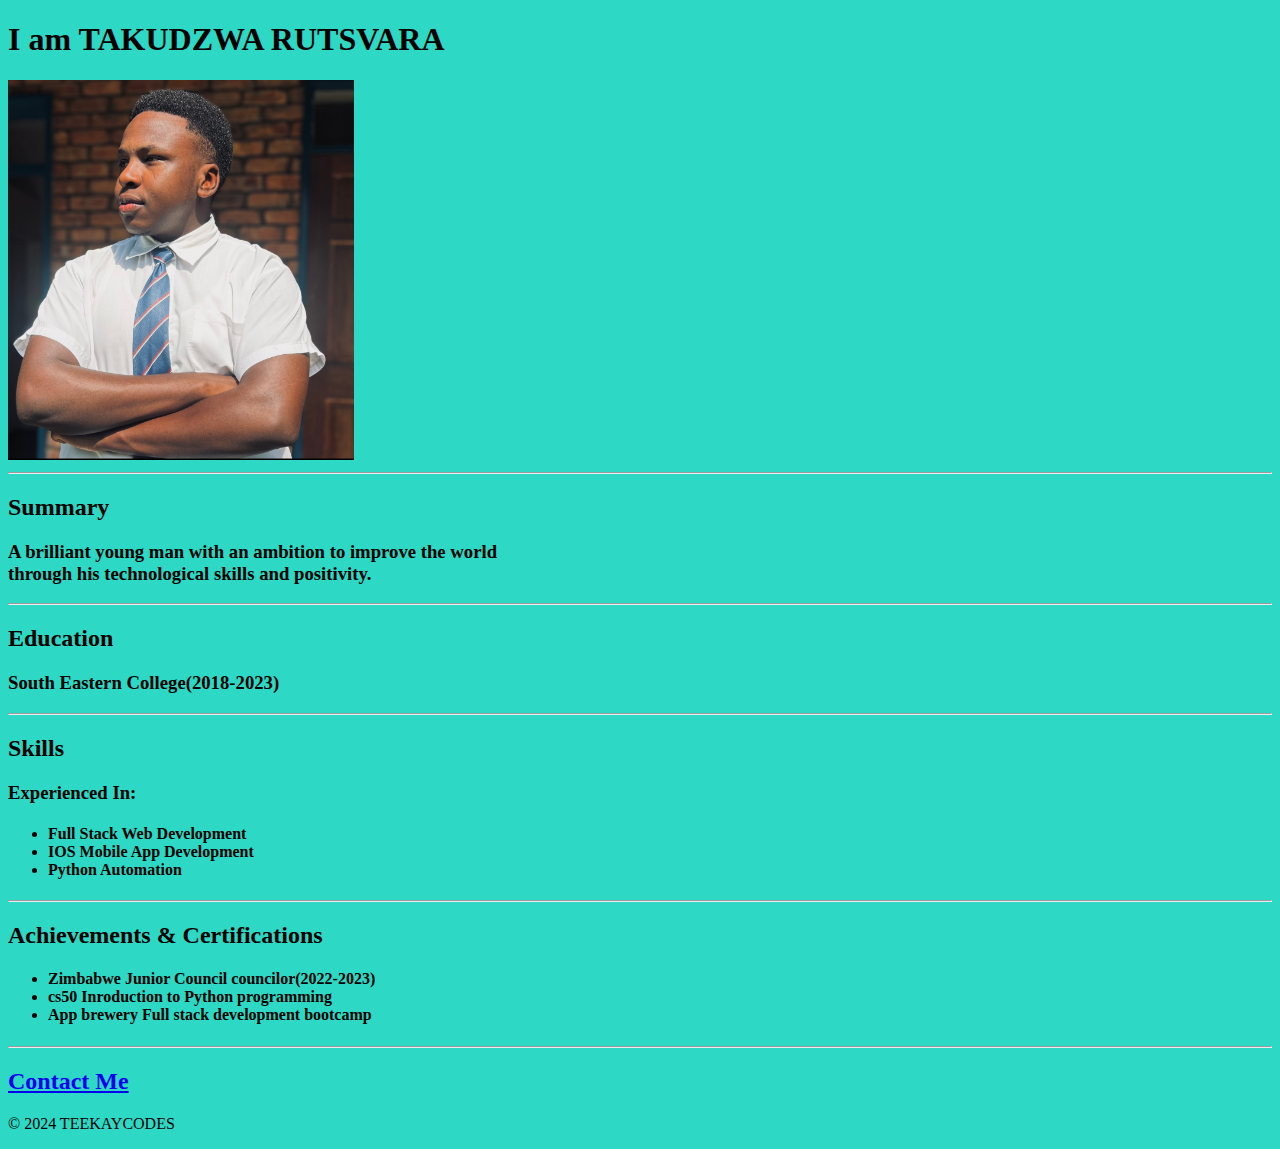
<file: 0.1 Capstone Project 1/index.html>
<!DOCTYPE html>
<html lang="en" style="background-color: rgb(45, 216, 196);">
<head>
    <meta charset="UTF-8">
    <title>My Resume</title>
</head>
<body>
    <h1>I am TAKUDZWA RUTSVARA</h1>
    <img src="./portfolio-pic.jpg" height="380" /> 
    <br />
    <hr />
    <p>
        <h2>Summary</h2>
        <h3>A brilliant young man with an ambition to improve the world<br /> through his technological skills and positivity.</h3>
    </p>
    <hr />
    <p>
        <h2>Education</h2>
        <h3>South Eastern College(2018-2023)</h3>
    </p>
    <hr />
    <p>
        <h2>Skills</h2>
        <h3>Experienced In:</h3>
        <h4>
            <ul>
                <li>Full Stack Web Development</li>
                <li>IOS Mobile App Development</li>
                <li>Python Automation</li>
            </ul>
        </h4>
    </p>
    <hr />
    <p>
        <h2>Achievements & Certifications</h2>
        <h4>
            <ul>
                <li>Zimbabwe Junior Council councilor(2022-2023)</li>
                <li>cs50 Inroduction to Python programming</li>
                <li>App brewery Full stack development bootcamp</li>
            </ul>
        </h4>
    </p>
    <hr />
    <h2>
    <a href="./contact-me.html">Contact Me</a>
    </h2>
    <footer>
        <p>© 2024 TEEKAYCODES</p>
    </footer>
    

    
    
    

    
</body>
</html>
</file>
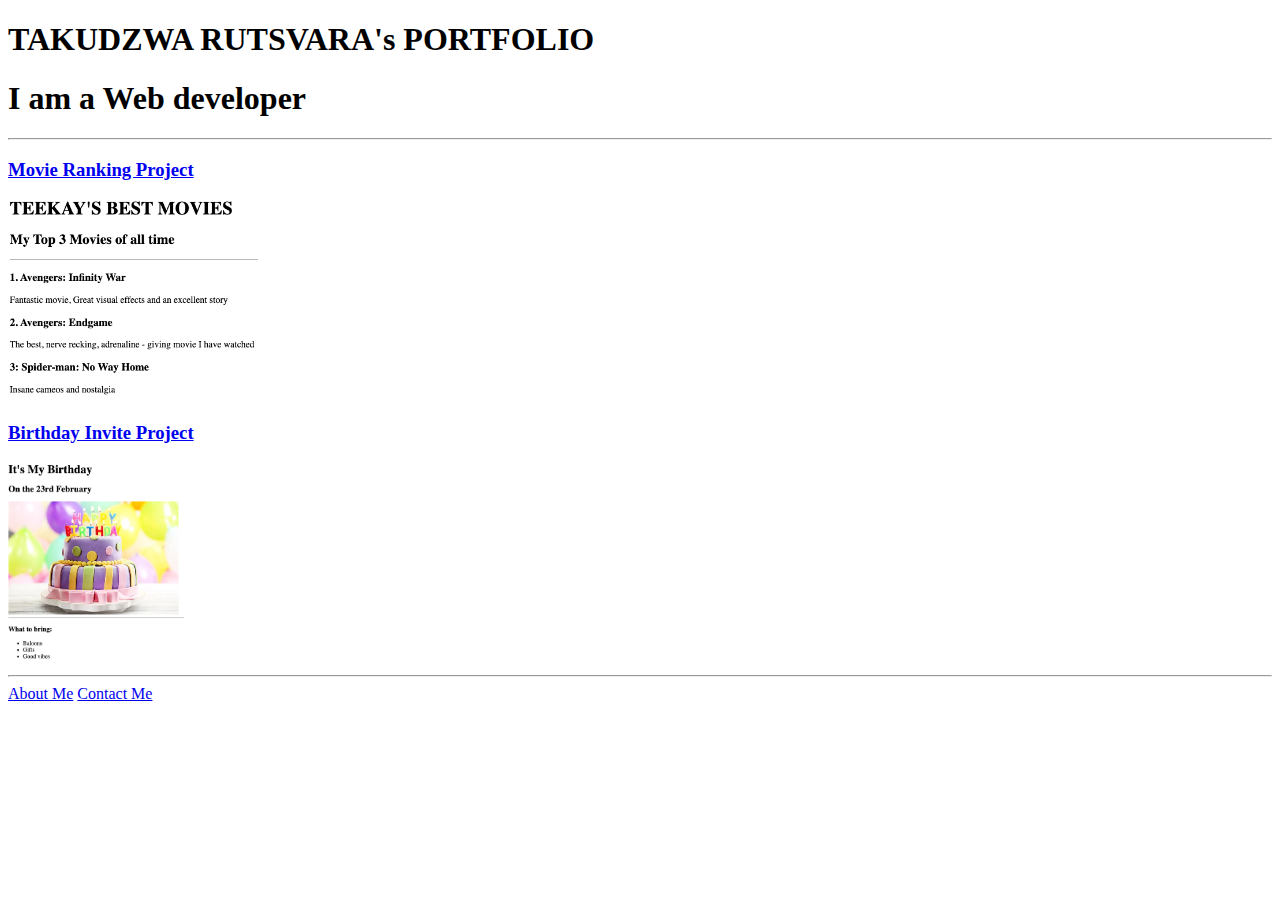
<file: 4.3 HTML Porfolio Project/index.html>
<!-- TODO 1: Create the HTML Boilerplate -->

<!-- TODO 2: Add Your previous projects' HTML into the public folder -->

<!-- TODO 3: Take screenshots of your project previews and add the images to the images folder -->

<!-- TODO 4: Add titles/subtitles etc. -->

<!-- TODO 5: Add a link to the project pages -->

<!-- TODO 6: Add images to show the project previews
HINT for TODO 6: You can use the height attribute set to 200 to make the image smaller:
https://developer.mozilla.org/en-US/docs/Web/HTML/Element/img#attr-height -->

<!-- TODO 7: Add the Contact Me and About Me page links -->

<!DOCTYPE html>
<html lang="en">
<head>
    <meta charset="UTF-8">
    <meta name="viewport" content="width=device-width, initial-scale=1.0">
    <title>Takudzwa Portfolio</title>
</head>
<body>
    <h1>TAKUDZWA RUTSVARA's PORTFOLIO</h1>
    <h1>I am a Web developer</h1>
    <hr />
    <h3><a href="./public/movie-ranking.html">Movie Ranking Project</a></h3>
    <img src="./assets/images/movie-ranking.png" height="200" alt="movie ranking project preview"/>
    <h3><a href="./public/birthday-invite.html">Birthday Invite Project</a></h3>
    <img src="./assets/images/birthday-invite.png" height="200" alt="birthday invite project preview"/>
    <hr />
    <a href="./public/about.html">About Me</a>
    <a href="./public/contact.html">Contact Me</a>


</body>





























</html>
</file>
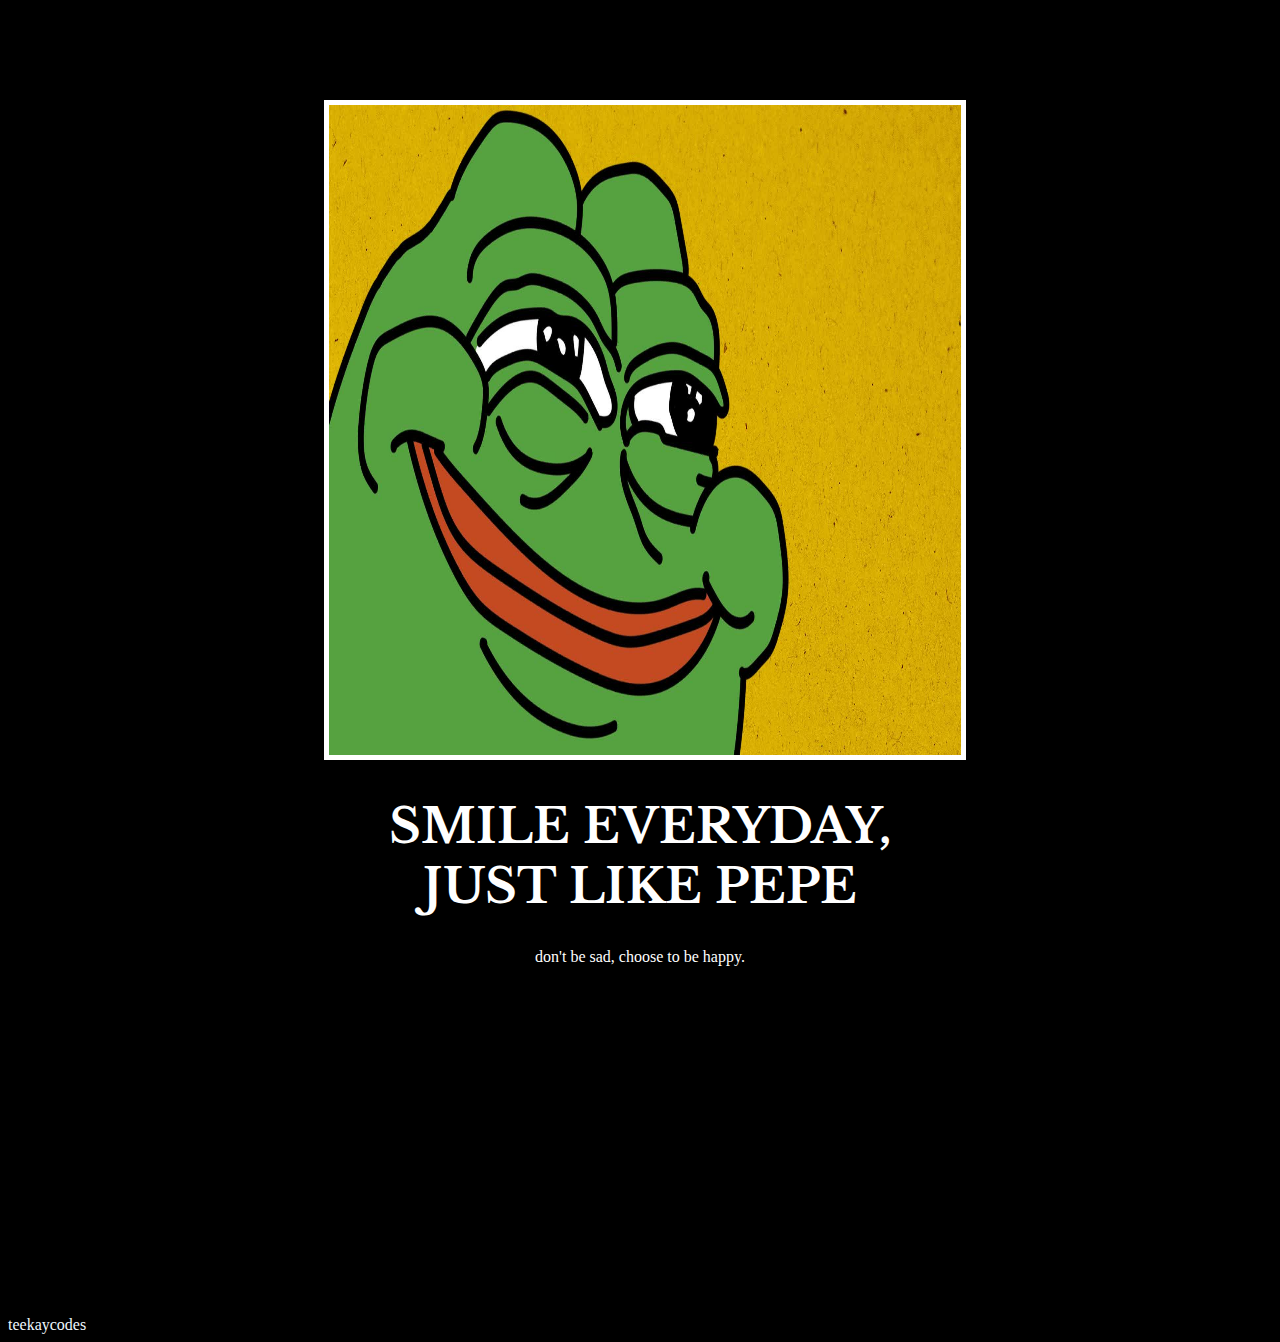
<file: 6.4 Motivation Meme Project/index.html>
<!-- 
  TODO: Create a motivational post website.
Style it how ever you like. 
Look at the goal image for inspiration.
But it must have the following features:
1. The main h1 text should be using the Regular Libre Baskerville Font from Google Fonts:
  https://fonts.google.com/specimen/Libre+Baskerville
2. The text should be white and background black.
3. Add your own image into the images folder inside assets. It should have a 5px white border.
4. The text should be center aligned.
5. Create a div to contain the h1, p and img elements. Adjust the margins so that the image and text are centered on the page. 
  Hint: You horizontally center a div by giving it a width of 50% and a margin-left of 25%.
  Hint: Set the image to have a width of 100% so it fills the div. 
6. Read about the text-transform property on MDN docs to make the h1 uppercase with CSS.
  https://developer.mozilla.org/en-US/docs/Web/CSS/text-transform 
-->
 <!DOCTYPE html>
 <html lang="en">
 <head>
  <meta charset="UTF-8">
  <title>Pepe-smile</title>
  <link rel="stylesheet" href="./style.css" />
  <link rel="preconnect" href="https://fonts.googleapis.com">
  <link rel="preconnect" href="https://fonts.gstatic.com" crossorigin>
  <link href="https://fonts.googleapis.com/css2?family=Libre+Baskerville:ital,wght@0,400;0,700;1,400&display=swap" rel="stylesheet">
 </head>


 <body>
  <div class="ayo">
    <img src="./assets/images/pepe.jpeg" height="650px" />
    <h1>SMILE EVERYDAY, JUST LIKE PEPE</h1>
    <P>don't be sad, choose to be happy.</P>
  </div>

  <footer>
    teekaycodes
  </footer>
  
 </body>
 </html>
</file>
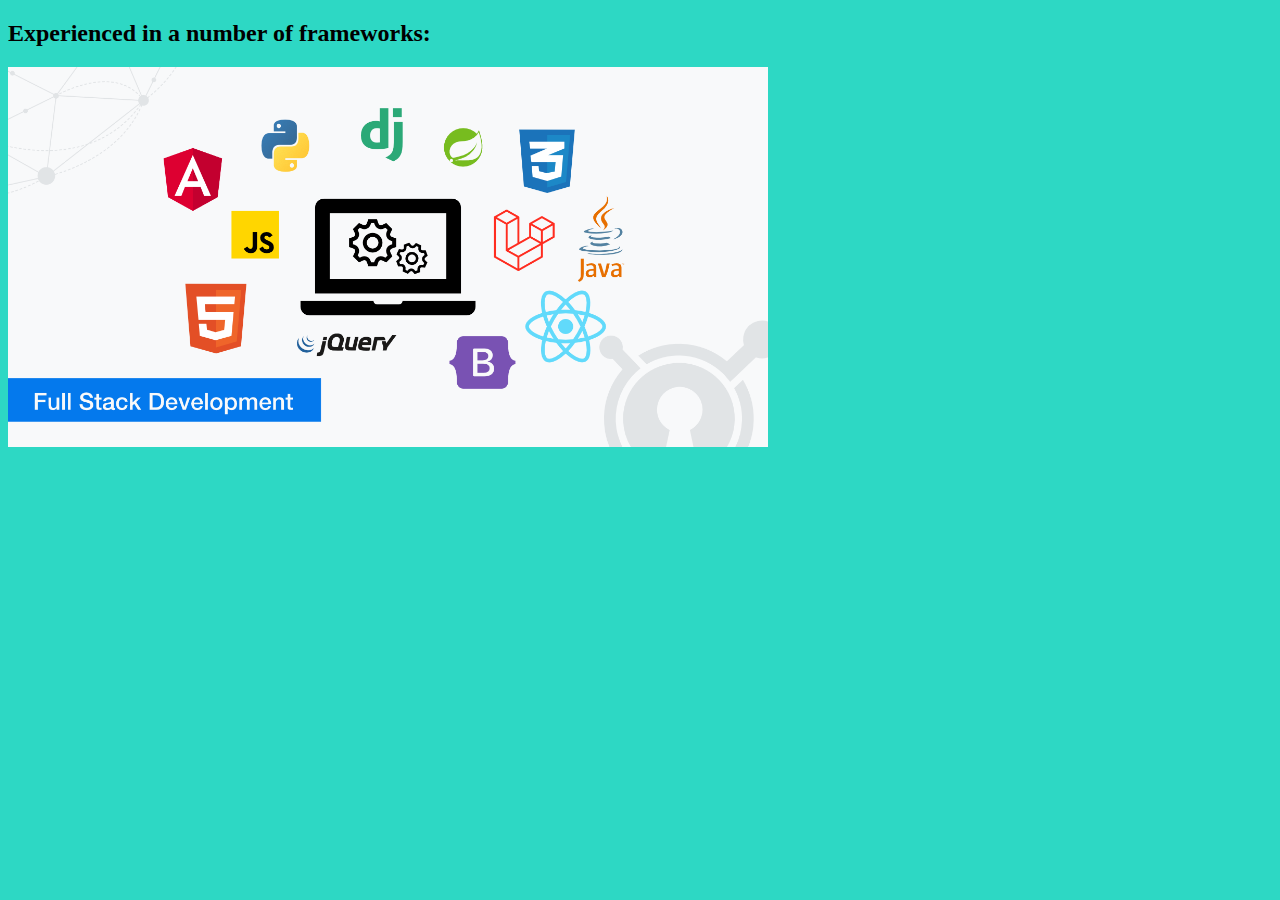
<file: 0.1 Capstone Project 1/aboutme.html>
<!DOCTYPE html>
<html lang="en" style="background-color: rgb(45, 216, 196);">
<head>
    <meta charset="UTF-8">
    <title>More Me</title>
</head>
<body>
    <h2>Experienced in a number of frameworks:</h2>
    <img src="./experience.png" height="380" /> 
    
</body>
</html>
</file>
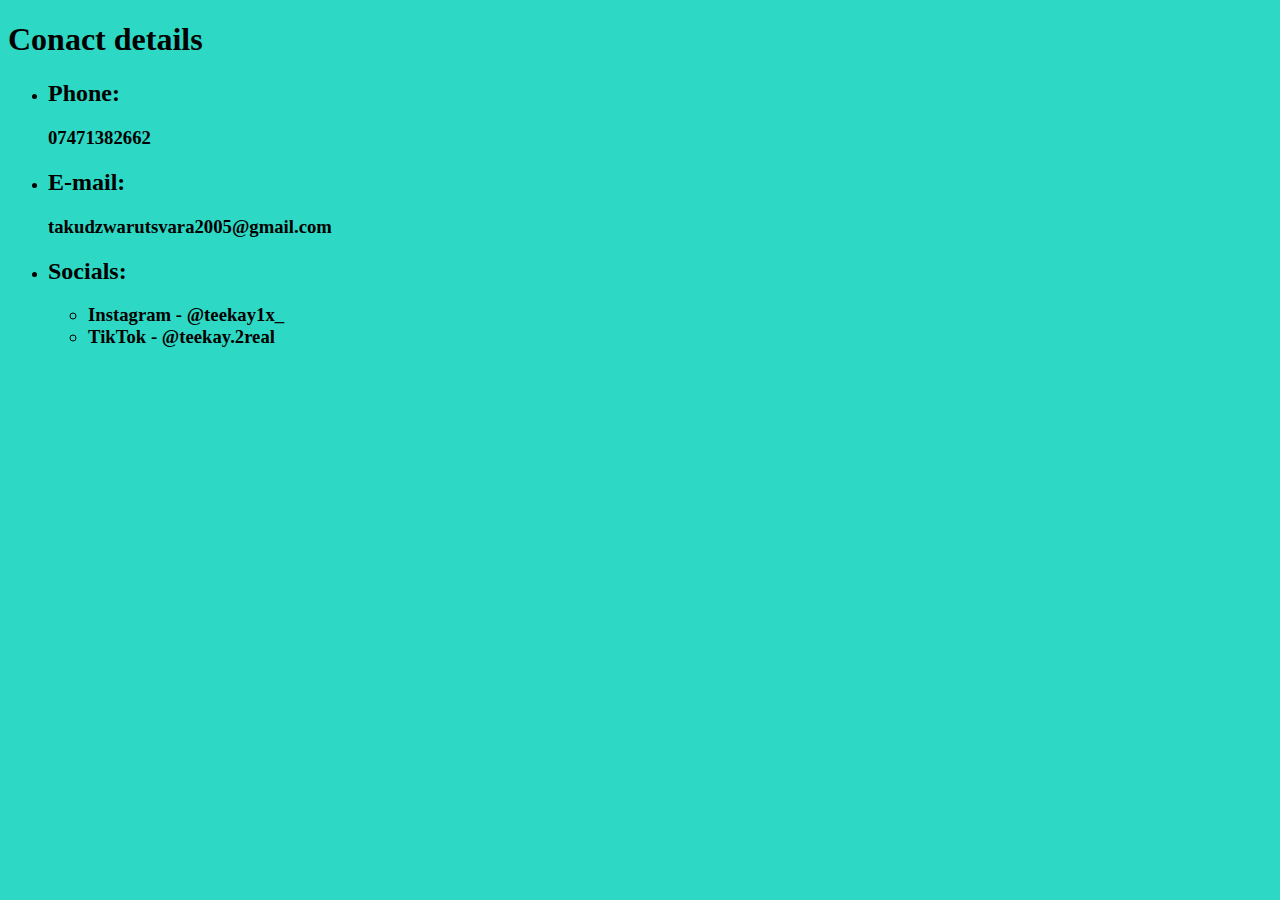
<file: 0.1 Capstone Project 1/contact-me.html>
<!DOCTYPE html>
<html lang="en" style="background-color: rgb(45, 216, 196);">
<head>
    <meta charset="UTF-8">
    <title>About Me</title>
</head>

<body>
    <h1>Conact details</h1>
    <ul>
        <li><h2>Phone:</h2> <h3>07471382662</h3></li>
        <li><h2>E-mail:</h2> <h3>takudzwarutsvara2005@gmail.com</h3></li>
        <li>
            <h2>Socials: </h2>
            <ul>
                <h3>
                    <li>Instagram - @teekay1x_</li>
                    <li>TikTok - @teekay.2real</li>
                </h3>
                
            </ul>
        </li>
    </ul>
    
</body>
</html>
</file>
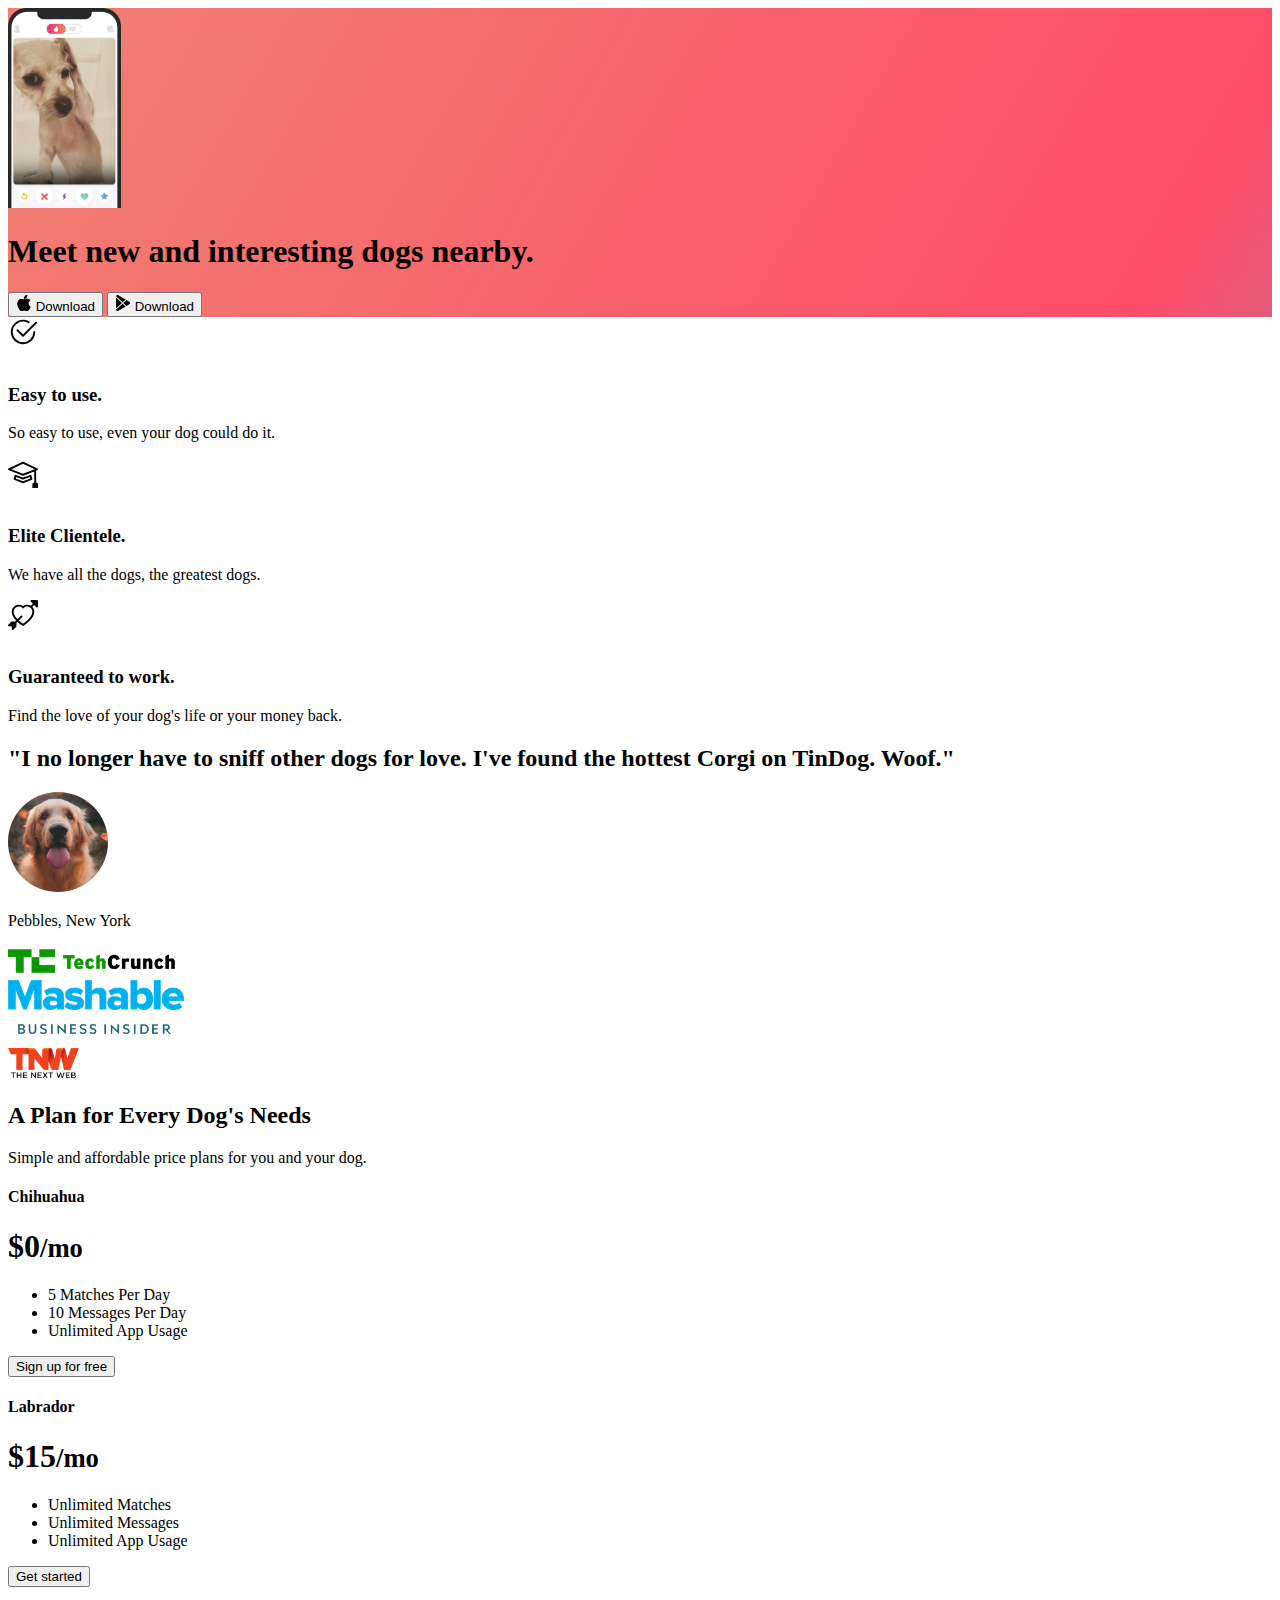
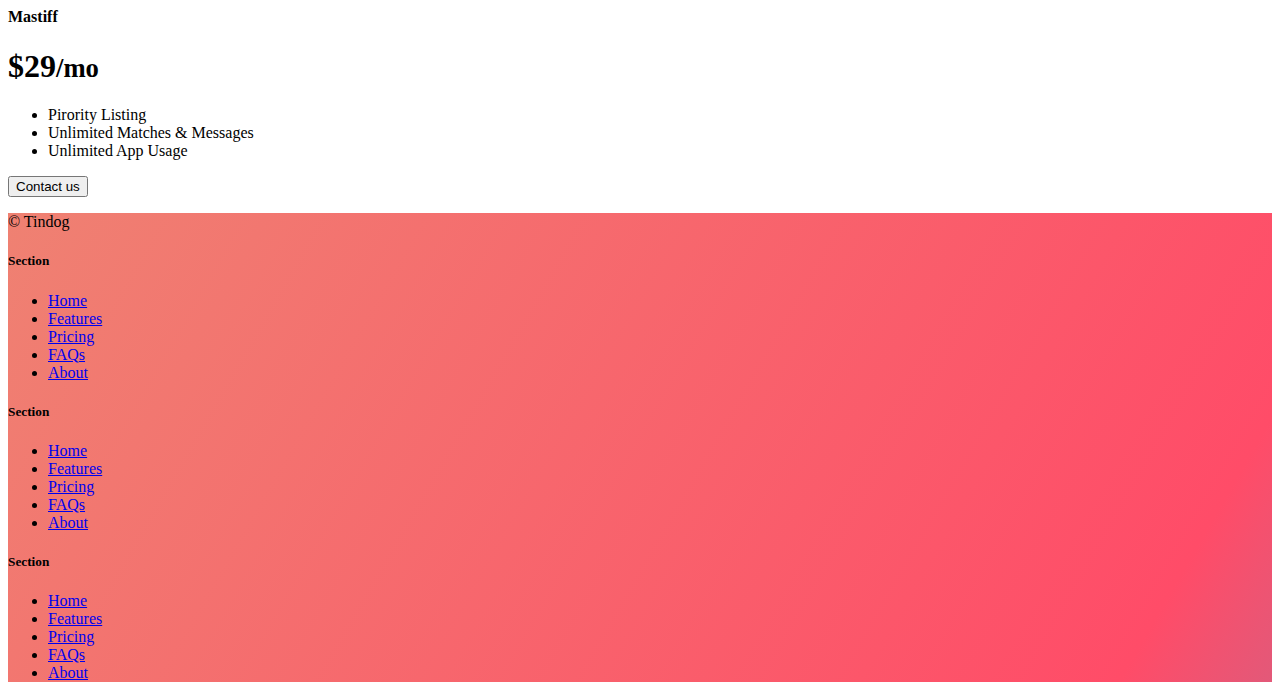
<file: 11.3 TinDog Project/solution.html>
<!DOCTYPE html>
<html lang="en">

<head>
  <meta charset="UTF-8">
  <meta name="viewport" content="width=device-width, initial-scale=1.0">
  <title>TinDog</title>
  <link href="https://cdn.jsdelivr.net/npm/bootstrap@5.3.0-alpha3/dist/css/bootstrap.min.css" rel="stylesheet"
    integrity="sha384-KK94CHFLLe+nY2dmCWGMq91rCGa5gtU4mk92HdvYe+M/SXH301p5ILy+dN9+nJOZ" crossorigin="anonymous">
  <link rel="stylesheet" href="./css/solution.css">
</head>

<body>


  <!-- Title -->
  <section id="title" class="gradient-background">

    <div class="container col-xxl-8 px-4 pt-5">
      <div class="row flex-lg-row-reverse align-items-center g-5 pt-5">
        <div class="col-10 col-sm-8 col-lg-6">
          <img src="./images/iphone.png" class="d-block mx-lg-auto img-fluid" alt="Bootstrap Themes" height="200"
            loading="lazy">
        </div>
        <div class="col-lg-6">
          <h1 class="display-5 fw-bold text-body-emphasis lh-1 mb-3">Meet new and interesting dogs nearby.</h1>

          <div class="d-grid gap-2 d-md-flex justify-content-md-start">
            <button type="button" class="btn btn-light btn-lg px-4 me-md-2"><svg xmlns="http://www.w3.org/2000/svg"
                width="16" height="16" fill="currentColor" class="bi bi-apple mb-1" viewBox="0 0 16 16">
                <path
                  d="M11.182.008C11.148-.03 9.923.023 8.857 1.18c-1.066 1.156-.902 2.482-.878 2.516.024.034 1.52.087 2.475-1.258.955-1.345.762-2.391.728-2.43Zm3.314 11.733c-.048-.096-2.325-1.234-2.113-3.422.212-2.189 1.675-2.789 1.698-2.854.023-.065-.597-.79-1.254-1.157a3.692 3.692 0 0 0-1.563-.434c-.108-.003-.483-.095-1.254.116-.508.139-1.653.589-1.968.607-.316.018-1.256-.522-2.267-.665-.647-.125-1.333.131-1.824.328-.49.196-1.422.754-2.074 2.237-.652 1.482-.311 3.83-.067 4.56.244.729.625 1.924 1.273 2.796.576.984 1.34 1.667 1.659 1.899.319.232 1.219.386 1.843.067.502-.308 1.408-.485 1.766-.472.357.013 1.061.154 1.782.539.571.197 1.111.115 1.652-.105.541-.221 1.324-1.059 2.238-2.758.347-.79.505-1.217.473-1.282Z" />
                <path
                  d="M11.182.008C11.148-.03 9.923.023 8.857 1.18c-1.066 1.156-.902 2.482-.878 2.516.024.034 1.52.087 2.475-1.258.955-1.345.762-2.391.728-2.43Zm3.314 11.733c-.048-.096-2.325-1.234-2.113-3.422.212-2.189 1.675-2.789 1.698-2.854.023-.065-.597-.79-1.254-1.157a3.692 3.692 0 0 0-1.563-.434c-.108-.003-.483-.095-1.254.116-.508.139-1.653.589-1.968.607-.316.018-1.256-.522-2.267-.665-.647-.125-1.333.131-1.824.328-.49.196-1.422.754-2.074 2.237-.652 1.482-.311 3.83-.067 4.56.244.729.625 1.924 1.273 2.796.576.984 1.34 1.667 1.659 1.899.319.232 1.219.386 1.843.067.502-.308 1.408-.485 1.766-.472.357.013 1.061.154 1.782.539.571.197 1.111.115 1.652-.105.541-.221 1.324-1.059 2.238-2.758.347-.79.505-1.217.473-1.282Z" />
              </svg> Download</button>
            <button type="button" class="btn btn-outline-light btn-lg px-4"><svg xmlns="http://www.w3.org/2000/svg"
                width="16" height="16" fill="currentColor" class="bi bi-google-play mb-1" viewBox="0 0 16 16">
                <path
                  d="M14.222 9.374c1.037-.61 1.037-2.137 0-2.748L11.528 5.04 8.32 8l3.207 2.96 2.694-1.586Zm-3.595 2.116L7.583 8.68 1.03 14.73c.201 1.029 1.36 1.61 2.303 1.055l7.294-4.295ZM1 13.396V2.603L6.846 8 1 13.396ZM1.03 1.27l6.553 6.05 3.044-2.81L3.333.215C2.39-.341 1.231.24 1.03 1.27Z" />
              </svg> Download</button>
          </div>
        </div>
      </div>
    </div>
  </section>
  <!-- Features -->
  <section id="features">
    <div class="container mt-5">
      <div class="row g-4 py-5 row-cols-1 row-cols-lg-3">
        <div class="col d-flex align-items-start">
          <div
            class="icon-square text-body-emphasis bg-body-secondary d-inline-flex align-items-center justify-content-center fs-4 flex-shrink-0 me-3">
            <svg xmlns="http://www.w3.org/2000/svg" height="30" fill="currentColor" class="bi bi-check2-circle"
              viewBox="0 0 16 16">
              <path
                d="M2.5 8a5.5 5.5 0 0 1 8.25-4.764.5.5 0 0 0 .5-.866A6.5 6.5 0 1 0 14.5 8a.5.5 0 0 0-1 0 5.5 5.5 0 1 1-11 0z" />
              <path
                d="M15.354 3.354a.5.5 0 0 0-.708-.708L8 9.293 5.354 6.646a.5.5 0 1 0-.708.708l3 3a.5.5 0 0 0 .708 0l7-7z" />
            </svg>
          </div>
          <div>
            <h3 class="fs-2">Easy to use.</h3>
            <p>So easy to use, even your dog could do it.</p>

          </div>
        </div>
        <div class="col d-flex align-items-start">
          <div
            class="icon-square text-body-emphasis bg-body-secondary d-inline-flex align-items-center justify-content-center fs-4 flex-shrink-0 me-3">
            <svg xmlns="http://www.w3.org/2000/svg" height="30" fill="currentColor" class="bi bi-mortarboard"
              viewBox="0 0 16 16">
              <path
                d="M8.211 2.047a.5.5 0 0 0-.422 0l-7.5 3.5a.5.5 0 0 0 .025.917l7.5 3a.5.5 0 0 0 .372 0L14 7.14V13a1 1 0 0 0-1 1v2h3v-2a1 1 0 0 0-1-1V6.739l.686-.275a.5.5 0 0 0 .025-.917l-7.5-3.5ZM8 8.46 1.758 5.965 8 3.052l6.242 2.913L8 8.46Z" />
              <path
                d="M4.176 9.032a.5.5 0 0 0-.656.327l-.5 1.7a.5.5 0 0 0 .294.605l4.5 1.8a.5.5 0 0 0 .372 0l4.5-1.8a.5.5 0 0 0 .294-.605l-.5-1.7a.5.5 0 0 0-.656-.327L8 10.466 4.176 9.032Zm-.068 1.873.22-.748 3.496 1.311a.5.5 0 0 0 .352 0l3.496-1.311.22.748L8 12.46l-3.892-1.556Z" />
            </svg>
          </div>
          <div>
            <h3 class="fs-2">Elite Clientele.</h3>
            <p>We have all the dogs, the greatest dogs.</p>

          </div>
        </div>
        <div class="col d-flex align-items-start">
          <div
            class="icon-square text-body-emphasis bg-body-secondary d-inline-flex align-items-center justify-content-center fs-4 flex-shrink-0 me-3">
            <svg xmlns="http://www.w3.org/2000/svg" height="30" fill="currentColor" class="bi bi-arrow-through-heart"
              viewBox="0 0 16 16">
              <path fill-rule="evenodd"
                d="M2.854 15.854A.5.5 0 0 1 2 15.5V14H.5a.5.5 0 0 1-.354-.854l1.5-1.5A.5.5 0 0 1 2 11.5h1.793l.53-.53c-.771-.802-1.328-1.58-1.704-2.32-.798-1.575-.775-2.996-.213-4.092C3.426 2.565 6.18 1.809 8 3.233c1.25-.98 2.944-.928 4.212-.152L13.292 2 12.147.854A.5.5 0 0 1 12.5 0h3a.5.5 0 0 1 .5.5v3a.5.5 0 0 1-.854.354L14 2.707l-1.006 1.006c.236.248.44.531.6.845.562 1.096.585 2.517-.213 4.092-.793 1.563-2.395 3.288-5.105 5.08L8 13.912l-.276-.182a21.86 21.86 0 0 1-2.685-2.062l-.539.54V14a.5.5 0 0 1-.146.354l-1.5 1.5Zm2.893-4.894A20.419 20.419 0 0 0 8 12.71c2.456-1.666 3.827-3.207 4.489-4.512.679-1.34.607-2.42.215-3.185-.817-1.595-3.087-2.054-4.346-.761L8 4.62l-.358-.368c-1.259-1.293-3.53-.834-4.346.761-.392.766-.464 1.845.215 3.185.323.636.815 1.33 1.519 2.065l1.866-1.867a.5.5 0 1 1 .708.708L5.747 10.96Z" />
            </svg>
          </div>
          <div>
            <h3 class="fs-2">Guaranteed to work.</h3>
            <p>Find the love of your dog's life or your money back.</p>

          </div>
        </div>
      </div>
    </div>
  </section>
  <!-- Testimonial -->
  <section id="testimonial">
    <div class="my-5">
      <div class="p-5 text-center bg-body-tertiary">
        <div class="container py-5">
          <h2 class="text-body-emphasis">"I no longer have to sniff other dogs for love. I've found the hottest Corgi on
            TinDog. Woof."</h2>
          <img class="profile-img mt-5" src="./images/dog-img.jpg" alt="dog image">
          <p class="col-lg-8 mx-auto lead mt-2">
            Pebbles, New York
          </p>
        </div>

        <div class="container">
          <div class="row">
            <div class="col-lg-3 col-sm-12">
              <img src="./images/techcrunch.png" alt="techcrunch" height="30">
            </div>
            <div class="col-lg-3 col-sm-12">
              <img src="./images/mashable.png" alt="mashable" height="30">
            </div>
            <div class="col-lg-3 col-sm-12">
              <img src="./images/bizinsider.png" alt="bizinsider" height="30">
            </div>
            <div class="col-lg-3 col-sm-12">
              <img src="./images/tnw.png" alt="tnw" height="30">
            </div>
          </div>
        </div>
      </div>
    </div>
  </section>
  <!-- Pricing -->
  <section id="pricing">
    <div class="container">
      <div class="pricing-header p-3 pb-md-4 mx-auto text-center">
        <h2 class="display-4 fw-normal">A Plan for Every Dog's Needs</h2>
        <p class="fs-5 text-body-secondary">Simple and affordable price plans for you and your dog.
      </div>
      <div class="row row-cols-1 row-cols-md-3 mb-3 text-center">
        <div class="col">
          <div class="card mb-4 rounded-3 shadow-sm">
            <div class="card-header py-3">
              <h4 class="my-0 fw-normal">Chihuahua</h4>
            </div>
            <div class="card-body">
              <h1 class="card-title pricing-card-title">$0<small class="text-body-secondary fw-light">/mo</small></h1>
              <ul class="list-unstyled mt-3 mb-4">
                <li>5 Matches Per Day</li>
                <li>10 Messages Per Day</li>
                <li>Unlimited App Usage</li>
              </ul>
              <button type="button" class="w-100 btn btn-lg btn-outline-dark">Sign up for free</button>
            </div>
          </div>
        </div>
        <div class="col">
          <div class="card mb-4 rounded-3 shadow-sm">
            <div class="card-header py-3">
              <h4 class="my-0 fw-normal">Labrador</h4>
            </div>
            <div class="card-body">
              <h1 class="card-title pricing-card-title">$15<small class="text-body-secondary fw-light">/mo</small></h1>
              <ul class="list-unstyled mt-3 mb-4">
                <li>Unlimited Matches</li>
                <li>Unlimited Messages</li>
                <li>Unlimited App Usage</li>
              </ul>
              <button type="button" class="w-100 btn btn-lg btn-dark">Get started</button>
            </div>
          </div>
        </div>
        <div class="col">
          <div class="card mb-4 rounded-3 shadow-sm border-dark">
            <div class="card-header py-3 text-bg-dark border-dark">
              <h4 class="my-0 fw-normal">Mastiff</h4>
            </div>
            <div class="card-body">
              <h1 class="card-title pricing-card-title">$29<small class="text-body-secondary fw-light">/mo</small></h1>
              <ul class="list-unstyled mt-3 mb-4">
                <li>Pirority Listing</li>
                <li>Unlimited Matches & Messages</li>
                <li>Unlimited App Usage</li>
              </ul>
              <button type="button" class="w-100 btn btn-lg btn-dark">Contact us</button>
            </div>
          </div>
        </div>
      </div>
    </div>
  </section>
  <!-- Footer -->
  <section id="contact" class="gradient-background">
    <div class="container ">
      <footer class="row row-cols-1 row-cols-sm-2 row-cols-md-5 py-5 mt-5 border-top">
        <div class="col mb-3">

          <p class="text-body-secondary">© Tindog</p>
        </div>

        <div class="col mb-3">

        </div>

        <div class="col mb-3">
          <h5>Section</h5>
          <ul class="nav flex-column">
            <li class="nav-item mb-2"><a href="#" class="nav-link p-0 text-body-secondary">Home</a></li>
            <li class="nav-item mb-2"><a href="#" class="nav-link p-0 text-body-secondary">Features</a></li>
            <li class="nav-item mb-2"><a href="#" class="nav-link p-0 text-body-secondary">Pricing</a></li>
            <li class="nav-item mb-2"><a href="#" class="nav-link p-0 text-body-secondary">FAQs</a></li>
            <li class="nav-item mb-2"><a href="#" class="nav-link p-0 text-body-secondary">About</a></li>
          </ul>
        </div>

        <div class="col mb-3">
          <h5>Section</h5>
          <ul class="nav flex-column">
            <li class="nav-item mb-2"><a href="#" class="nav-link p-0 text-body-secondary">Home</a></li>
            <li class="nav-item mb-2"><a href="#" class="nav-link p-0 text-body-secondary">Features</a></li>
            <li class="nav-item mb-2"><a href="#" class="nav-link p-0 text-body-secondary">Pricing</a></li>
            <li class="nav-item mb-2"><a href="#" class="nav-link p-0 text-body-secondary">FAQs</a></li>
            <li class="nav-item mb-2"><a href="#" class="nav-link p-0 text-body-secondary">About</a></li>
          </ul>
        </div>

        <div class="col mb-3">
          <h5>Section</h5>
          <ul class="nav flex-column">
            <li class="nav-item mb-2"><a href="#" class="nav-link p-0 text-body-secondary">Home</a></li>
            <li class="nav-item mb-2"><a href="#" class="nav-link p-0 text-body-secondary">Features</a></li>
            <li class="nav-item mb-2"><a href="#" class="nav-link p-0 text-body-secondary">Pricing</a></li>
            <li class="nav-item mb-2"><a href="#" class="nav-link p-0 text-body-secondary">FAQs</a></li>
            <li class="nav-item mb-2"><a href="#" class="nav-link p-0 text-body-secondary">About</a></li>
          </ul>
        </div>
      </footer>
    </div>
  </section>
</body>

</html>
</file>
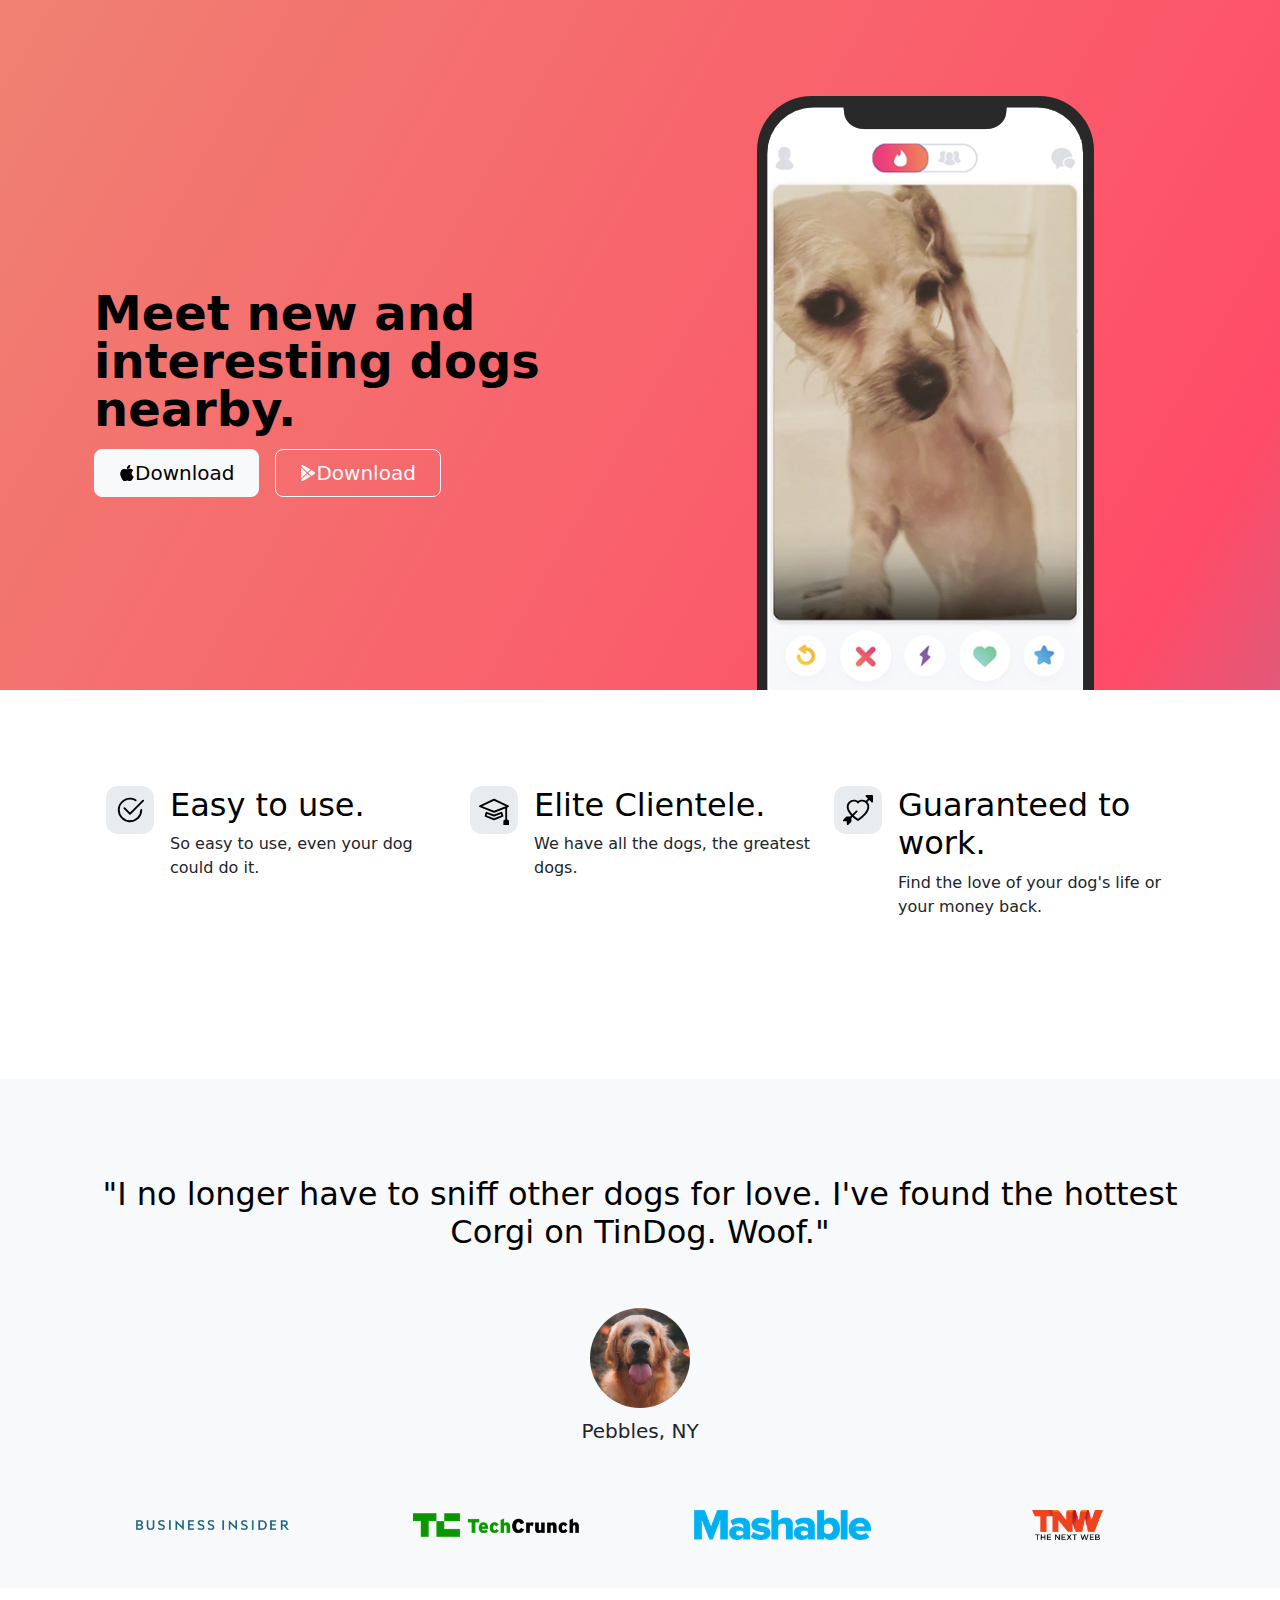
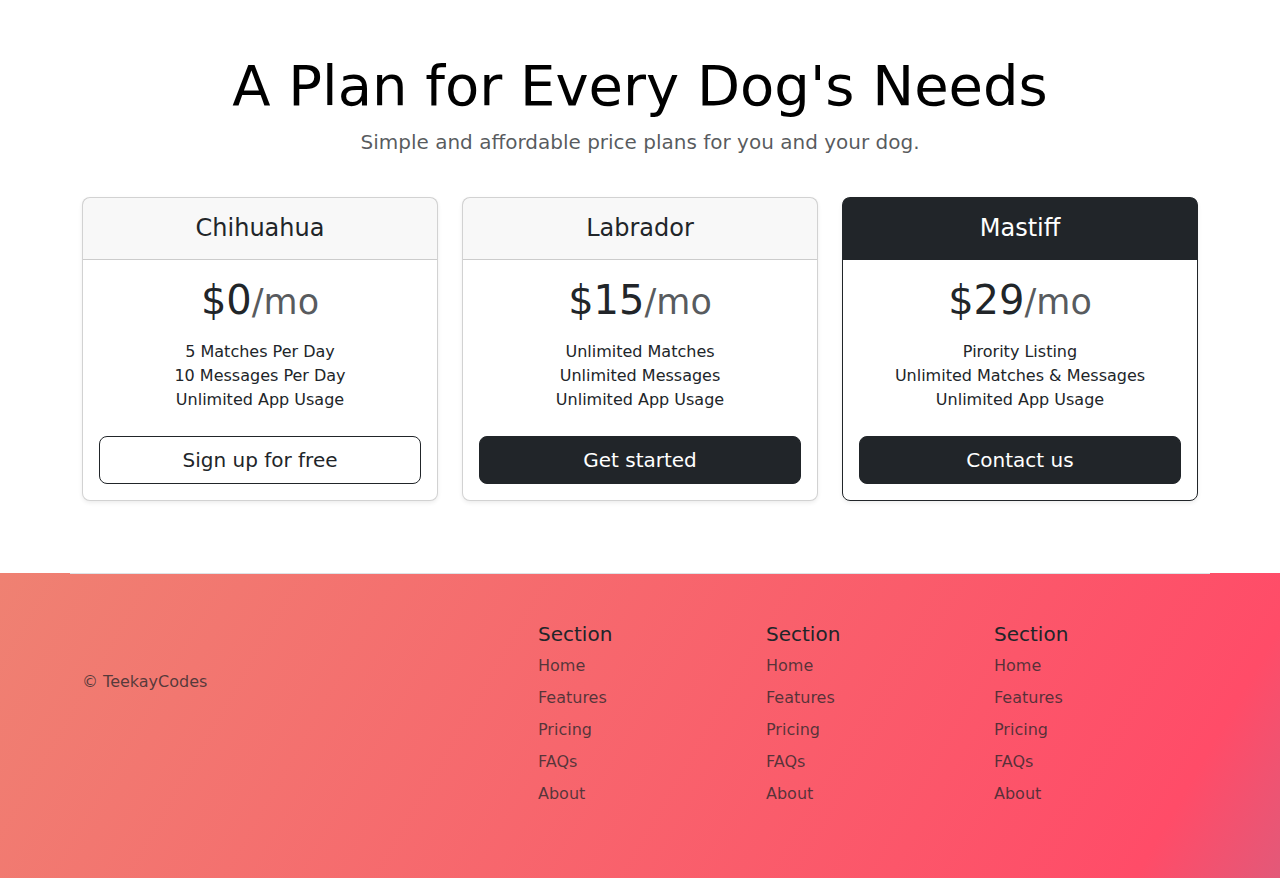
<file: 11.3 TinDog Project/tindog.html>
<!DOCTYPE html>
<html lang="en">

<head>
  <meta charset="UTF-8">
  <meta name="viewport" content="width=device-width, initial-scale=1.0">
  <title>TinDog</title>
  <link href="https://cdn.jsdelivr.net/npm/bootstrap@5.3.3/dist/css/bootstrap.min.css" rel="stylesheet" integrity="sha384-QWTKZyjpPEjISv5WaRU9OFeRpok6YctnYmDr5pNlyT2bRjXh0JMhjY6hW+ALEwIH" crossorigin="anonymous">
  <link rel="stylesheet" href="./css/style.css"/>
</head>

<body>

  <!-- Title -->
  <section id="title" class="gradient-background">
    <div class="container col-xxl-8 px-4 pt-5">
      <div class="row flex-lg-row-reverse align-items-center g-5 pt-5">
        <div class="col-10 col-sm-8 col-lg-6">
          <img src="./images/iphone.png" class="d-block mx-lg-auto img-fluid" alt="Bootstrap Themes"  height="300" loading="lazy">
        </div>
        <div class="col-lg-6">
          <h1 class="display-5 fw-bold text-body-emphasis lh-1 mb-3">Meet new and interesting dogs nearby.</h1>
          <div class="d-grid gap-2 d-md-flex justify-content-md-start">
            <button type="button" class="btn btn-light btn-lg px-4 me-md-2"><svg xmlns="http://www.w3.org/2000/svg" width="16" height="16" fill="currentColor"
              class="bi bi-apple mb-1" viewBox="0 0 16 16">
<path
                d="M11.182.008C11.148-.03 9.923.023 8.857 1.18c-1.066 1.156-.902 2.482-.878 2.516.024.034 1.52.087 2.475-1.258.955-1.345.762-2.391.728-2.43Zm3.314 11.733c-.048-.096-2.325-1.234-2.113-3.422.212-2.189 1.675-2.789 1.698-2.854.023-.065-.597-.79-1.254-1.157a3.692 3.692 0 0 0-1.563-.434c-.108-.003-.483-.095-1.254.116-.508.139-1.653.589-1.968.607-.316.018-1.256-.522-2.267-.665-.647-.125-1.333.131-1.824.328-.49.196-1.422.754-2.074 2.237-.652 1.482-.311 3.83-.067 4.56.244.729.625 1.924 1.273 2.796.576.984 1.34 1.667 1.659 1.899.319.232 1.219.386 1.843.067.502-.308 1.408-.485 1.766-.472.357.013 1.061.154 1.782.539.571.197 1.111.115 1.652-.105.541-.221 1.324-1.059 2.238-2.758.347-.79.505-1.217.473-1.282Z" />
<path
                d="M11.182.008C11.148-.03 9.923.023 8.857 1.18c-1.066 1.156-.902 2.482-.878 2.516.024.034 1.52.087 2.475-1.258.955-1.345.762-2.391.728-2.43Zm3.314 11.733c-.048-.096-2.325-1.234-2.113-3.422.212-2.189 1.675-2.789 1.698-2.854.023-.065-.597-.79-1.254-1.157a3.692 3.692 0 0 0-1.563-.434c-.108-.003-.483-.095-1.254.116-.508.139-1.653.589-1.968.607-.316.018-1.256-.522-2.267-.665-.647-.125-1.333.131-1.824.328-.49.196-1.422.754-2.074 2.237-.652 1.482-.311 3.83-.067 4.56.244.729.625 1.924 1.273 2.796.576.984 1.34 1.667 1.659 1.899.319.232 1.219.386 1.843.067.502-.308 1.408-.485 1.766-.472.357.013 1.061.154 1.782.539.571.197 1.111.115 1.652-.105.541-.221 1.324-1.059 2.238-2.758.347-.79.505-1.217.473-1.282Z" />
</svg>Download</button>
            <button type="button" class="btn btn-outline-light btn-lg px-4"><svg xmlns="http://www.w3.org/2000/svg" width="16" height="16" fill="currentColor"
              class="bi bi-google-play mb-1" viewBox="0 0 16 16">
<path
                d="M14.222 9.374c1.037-.61 1.037-2.137 0-2.748L11.528 5.04 8.32 8l3.207 2.96 2.694-1.586Zm-3.595 2.116L7.583 8.68 1.03 14.73c.201 1.029 1.36 1.61 2.303 1.055l7.294-4.295ZM1 13.396V2.603L6.846 8 1 13.396ZM1.03 1.27l6.553 6.05 3.044-2.81L3.333.215C2.39-.341 1.231.24 1.03 1.27Z" />
</svg>Download</button>
          </div>
        </div>
      </div>
    </div>
  </section>






  <!-- Features -->
  <section id="features">
    <div class="container">
      <div class="container px-4 py-5" id="hanging-icons">
        <div class="row g-4 py-5 row-cols-1 row-cols-lg-3">
          <div class="col d-flex align-items-start">
            <div class="icon-square text-body-emphasis bg-body-secondary d-inline-flex align-items-center justify-content-center fs-4 flex-shrink-0 me-3">
              <svg xmlns="http://www.w3.org/2000/svg" height="30" fill="currentColor" class="bi bi-check2-circle"
              viewBox="0 0 16 16">
<path
                d="M2.5 8a5.5 5.5 0 0 1 8.25-4.764.5.5 0 0 0 .5-.866A6.5 6.5 0 1 0 14.5 8a.5.5 0 0 0-1 0 5.5 5.5 0 1 1-11 0z" />
<path
                d="M15.354 3.354a.5.5 0 0 0-.708-.708L8 9.293 5.354 6.646a.5.5 0 1 0-.708.708l3 3a.5.5 0 0 0 .708 0l7-7z" />
</svg>
            </div>
            <div>
              <h3 class="fs-2 text-body-emphasis">Easy to use.</h3>
              <p>So easy to use, even your dog could do it.</p>
            </div>
          </div>
          <div class="col d-flex align-items-start">
            <div class="icon-square text-body-emphasis bg-body-secondary d-inline-flex align-items-center justify-content-center fs-4 flex-shrink-0 me-3">
              <svg xmlns="http://www.w3.org/2000/svg" height="30" fill="currentColor" class="bi bi-mortarboard" viewBox="0 0 16 16">
                <path d="M8.211 2.047a.5.5 0 0 0-.422 0l-7.5 3.5a.5.5 0 0 0 .025.917l7.5 3a.5.5 0 0 0 .372 0L14 7.14V13a1 1 0 0 0-1 1v2h3v-2a1 1 0 0 0-1-1V6.739l.686-.275a.5.5 0 0 0 .025-.917l-7.5-3.5ZM8 8.46 1.758 5.965 8 3.052l6.242 2.913L8 8.46Z"/>
                <path d="M4.176 9.032a.5.5 0 0 0-.656.327l-.5 1.7a.5.5 0 0 0 .294.605l4.5 1.8a.5.5 0 0 0 .372 0l4.5-1.8a.5.5 0 0 0 .294-.605l-.5-1.7a.5.5 0 0 0-.656-.327L8 10.466 4.176 9.032Zm-.068 1.873.22-.748 3.496 1.311a.5.5 0 0 0 .352 0l3.496-1.311.22.748L8 12.46l-3.892-1.556Z"/>
                </svg>
                
            </div>
            <div>
              <h3 class="fs-2 text-body-emphasis">Elite Clientele.</h3>
              <p>We have all the dogs, the greatest dogs.</p>
            </div>
          </div>
          <div class="col d-flex align-items-start">
            <div class="icon-square text-body-emphasis bg-body-secondary d-inline-flex align-items-center justify-content-center fs-4 flex-shrink-0 me-3">
              <svg xmlns="http://www.w3.org/2000/svg" height="30" fill="currentColor" class="bi bi-arrow-through-heart"
              viewBox="0 0 16 16">
<path fill-rule="evenodd"
                d="M2.854 15.854A.5.5 0 0 1 2 15.5V14H.5a.5.5 0 0 1-.354-.854l1.5-1.5A.5.5 0 0 1 2 11.5h1.793l.53-.53c-.771-.802-1.328-1.58-1.704-2.32-.798-1.575-.775-2.996-.213-4.092C3.426 2.565 6.18 1.809 8 3.233c1.25-.98 2.944-.928 4.212-.152L13.292 2 12.147.854A.5.5 0 0 1 12.5 0h3a.5.5 0 0 1 .5.5v3a.5.5 0 0 1-.854.354L14 2.707l-1.006 1.006c.236.248.44.531.6.845.562 1.096.585 2.517-.213 4.092-.793 1.563-2.395 3.288-5.105 5.08L8 13.912l-.276-.182a21.86 21.86 0 0 1-2.685-2.062l-.539.54V14a.5.5 0 0 1-.146.354l-1.5 1.5Zm2.893-4.894A20.419 20.419 0 0 0 8 12.71c2.456-1.666 3.827-3.207 4.489-4.512.679-1.34.607-2.42.215-3.185-.817-1.595-3.087-2.054-4.346-.761L8 4.62l-.358-.368c-1.259-1.293-3.53-.834-4.346.761-.392.766-.464 1.845.215 3.185.323.636.815 1.33 1.519 2.065l1.866-1.867a.5.5 0 1 1 .708.708L5.747 10.96Z" />
</svg> 
            </div>
            <div>
              <h3 class="fs-2 text-body-emphasis">Guaranteed to work.</h3>
              <p>Find the love of your dog's life or your money back.</p>
            </div>
          </div>
        </div>
      </div>
    </div>

  </section>








  <!-- Testimonial -->
  <section id="testimonial">
    <div class="my-5">
      <div class="p-5 text-center bg-body-tertiary">
        <div class="container py-5">
          <h2 class="text-body-emphasis">"I no longer have to sniff other dogs for love. I've found the hottest Corgi on TinDog. Woof."</h2>
          <img class="profile-img mt-5" src="./images/dog-img.jpg">
          <p class="col-lg-8 mx-auto lead mt-2">Pebbles, NY</p>
        </div>
      <div class="container" >
        <div class="row">
          <div class="col-lg-3 col-sm-12">
            <img src="./images/bizinsider.png" height="30px">
          </div>
          <div class="col-lg-3 col-sm-12">
            <img src="./images/techcrunch.png" height="30px">
          </div>
          <div class="col-lg-3 col-sm-12">
            <img src="./images/mashable.png" height="30px">
          </div>
          <div class="col-lg-3 col-sm-12">
            <img src="./images/tnw.png" height="30px">
          </div>
        </div>
      </div>
    </div>
  </section>






  <!-- Pricing -->
  <section id="pricing">
    <div class="container">
      <div class="pricing-header p-3 pb-md-4 mx-auto text-center">
        <h1 class="display-4 fw-normal text-body-emphasis">A Plan for Every Dog's Needs</h1>
        <p class="fs-5 text-body-secondary">Simple and affordable price plans for you and your dog.</p>
      </div>
      <div class="row row-cols-1 row-cols-md-3 mb-3 text-center">
        <div class="col">
          <div class="card mb-4 rounded-3 shadow-sm">
            <div class="card-header py-3">
              <h4 class="my-0 fw-normal">Chihuahua</h4>
            </div>
            <div class="card-body">
              <h1 class="card-title pricing-card-title">$0<small class="text-body-secondary fw-light">/mo</small></h1>
              <ul class="list-unstyled mt-3 mb-4">
                <li>5 Matches Per Day</li>
                <li>10 Messages Per Day</li>
                <li>Unlimited App Usage</li>
              </ul>
              <button type="button" class="w-100 btn btn-lg btn-outline-dark">Sign up for free</button>
            </div>
          </div>
        </div>
        <div class="col">
          <div class="card mb-4 rounded-3 shadow-sm">
            <div class="card-header py-3">
              <h4 class="my-0 fw-normal">Labrador</h4>
            </div>
            <div class="card-body">
              <h1 class="card-title pricing-card-title">$15<small class="text-body-secondary fw-light">/mo</small></h1>
              <ul class="list-unstyled mt-3 mb-4">
                <li>Unlimited Matches</li>
                <li>Unlimited Messages</li>
                <li>Unlimited App Usage</li>
              </ul>
              <button type="button" class="w-100 btn btn-lg btn-dark">Get started</button>
            </div>
          </div>
        </div>
        <div class="col">
          <div class="card mb-4 rounded-3 shadow-sm border-dark">
            <div class="card-header py-3 text-bg-dark border-dark">
              <h4 class="my-0 fw-normal">Mastiff</h4>
            </div>
            <div class="card-body">
              <h1 class="card-title pricing-card-title">$29<small class="text-body-secondary fw-light">/mo</small></h1>
              <ul class="list-unstyled mt-3 mb-4">
                <li>Pirority Listing</li>
                <li>Unlimited Matches & Messages</li>
                <li>Unlimited App Usage</li>
              </ul>
              <button type="button" class="w-100 btn btn-lg btn-dark">Contact us</button>
            </div>
          </div>
        </div>
      </div>
    </div>

  </section>






  <!-- Footer -->
  <section class="gradient-background" id="footer">
    <div class="container">
      <footer class="row row-cols-1 row-cols-sm-2 row-cols-md-5 py-5 mt-5 border-top">
        <div class="col mb-3">
          <a href="/" class="d-flex align-items-center mb-3 link-body-emphasis text-decoration-none">
            <svg class="bi me-2" width="40" height="32"><use xlink:href="#bootstrap"></use></svg>
          </a>
          <p class="text-body-secondary">© TeekayCodes</p>
        </div>
    
        <div class="col mb-3">
    
        </div>
    
        <div class="col mb-3">
          <h5>Section</h5>
          <ul class="nav flex-column">
            <li class="nav-item mb-2"><a href="#" class="nav-link p-0 text-body-secondary">Home</a></li>
            <li class="nav-item mb-2"><a href="#" class="nav-link p-0 text-body-secondary">Features</a></li>
            <li class="nav-item mb-2"><a href="#" class="nav-link p-0 text-body-secondary">Pricing</a></li>
            <li class="nav-item mb-2"><a href="#" class="nav-link p-0 text-body-secondary">FAQs</a></li>
            <li class="nav-item mb-2"><a href="#" class="nav-link p-0 text-body-secondary">About</a></li>
          </ul>
        </div>
    
        <div class="col mb-3">
          <h5>Section</h5>
          <ul class="nav flex-column">
            <li class="nav-item mb-2"><a href="#" class="nav-link p-0 text-body-secondary">Home</a></li>
            <li class="nav-item mb-2"><a href="#" class="nav-link p-0 text-body-secondary">Features</a></li>
            <li class="nav-item mb-2"><a href="#" class="nav-link p-0 text-body-secondary">Pricing</a></li>
            <li class="nav-item mb-2"><a href="#" class="nav-link p-0 text-body-secondary">FAQs</a></li>
            <li class="nav-item mb-2"><a href="#" class="nav-link p-0 text-body-secondary">About</a></li>
          </ul>
        </div>
    
        <div class="col mb-3">
          <h5>Section</h5>
          <ul class="nav flex-column">
            <li class="nav-item mb-2"><a href="#" class="nav-link p-0 text-body-secondary">Home</a></li>
            <li class="nav-item mb-2"><a href="#" class="nav-link p-0 text-body-secondary">Features</a></li>
            <li class="nav-item mb-2"><a href="#" class="nav-link p-0 text-body-secondary">Pricing</a></li>
            <li class="nav-item mb-2"><a href="#" class="nav-link p-0 text-body-secondary">FAQs</a></li>
            <li class="nav-item mb-2"><a href="#" class="nav-link p-0 text-body-secondary">About</a></li>
          </ul>
        </div>
      </footer>
    </div>
  </section>

























  <script src="https://cdn.jsdelivr.net/npm/bootstrap@5.3.3/dist/js/bootstrap.bundle.min.js" integrity="sha384-YvpcrYf0tY3lHB60NNkmXc5s9fDVZLESaAA55NDzOxhy9GkcIdslK1eN7N6jIeHz" crossorigin="anonymous"></script>
</body>

</html>
</file>
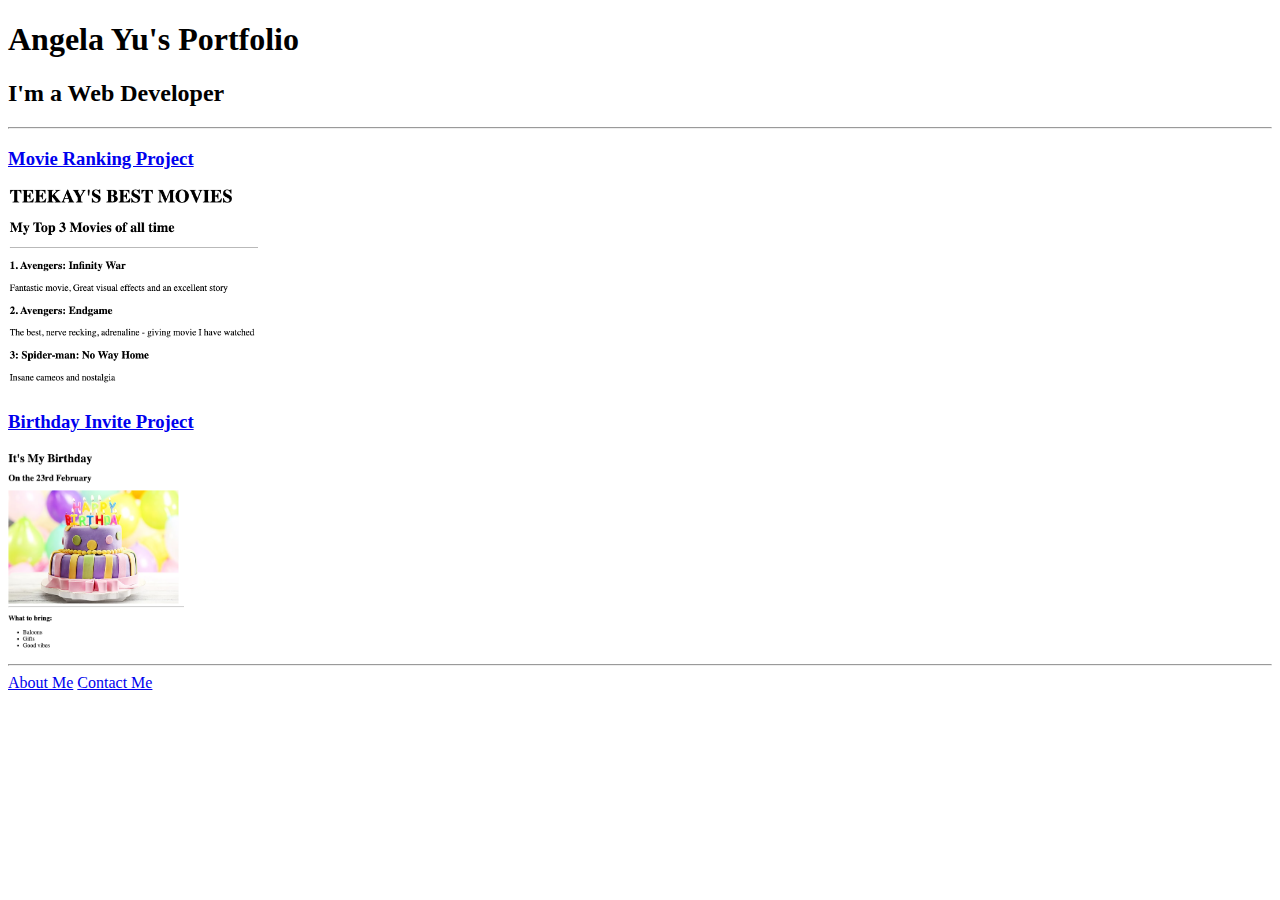
<file: 4.3 HTML Porfolio Project/solution.html>
<!DOCTYPE html>
<html lang="en">

<head>
  <meta charset="UTF-8">
  <title>Angela's Portfolio</title>
</head>

<body>
  <h1>Angela Yu's Portfolio</h1>
  <h2>I'm a Web Developer</h2>
  <hr />
  <h3><a href="./public/movie-ranking.html">Movie Ranking Project</a></h3>
  <img src="./assets/images/movie-ranking.png" height="200" alt="movie ranking project preview"/>
  <h3><a href="./public/birthday-invite.html">Birthday Invite Project</a></h3>
  <img src="./assets/images/birthday-invite.png" height="200" alt="birthday invite project preview"/>
  <hr />
  <a href="./public/about.html">About Me</a>
  <a href="./public/contact.html">Contact Me</a>
</body>

</html>
</file>
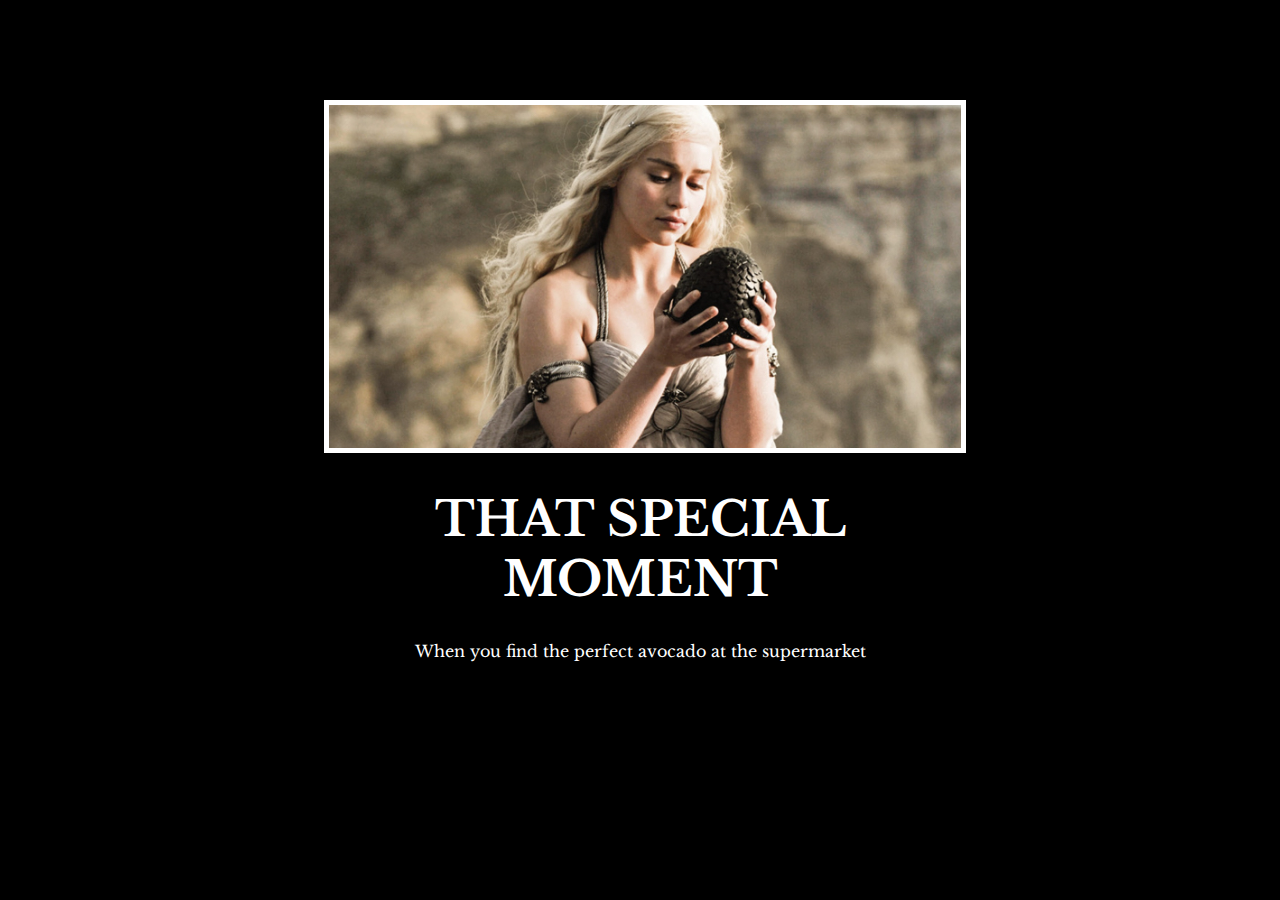
<file: 6.4 Motivation Meme Project/solution/solution.html>
<!DOCTYPE html>
<html lang="en">

<head>
  <meta charset="UTF-8">
  <title>Motivation Meme</title>
  <link rel="stylesheet" href="./solution.css" />
  <link rel="preconnect" href="https://fonts.googleapis.com">
  <link rel="preconnect" href="https://fonts.gstatic.com" crossorigin>
  <link href="https://fonts.googleapis.com/css2?family=Libre+Baskerville&display=swap" rel="stylesheet">
</head>

<body>

  <div class="poster">
    <img class="motivation-img" src="./assets/images/daenerys.jpeg" src="daenerys with egg" />
    <h1>That Special Moment</h1>
    <p>When you find the perfect avocado at the supermarket</p>
  </div>
</body>

</html>
</file>
<file: 6.4 Motivation Meme Project/style.css>
html{
    background-color: black;
}
h1{
    color: white;
    text-align: center;
    font-family: "Libre Baskerville", serif;
    font-size: 3rem;
    text-transform: uppercase;
}
p{
    color: white;
    text-align: center;
}
img{
    border: 5px solid white; 
    width: 100%;
}
.ayo{
    width: 50%;
    margin-left: 25%;
    margin-top: 100px;
}
footer{
    color: aliceblue;
    margin-top: 350px;
}
</file>
<file: 11.3 TinDog Project/css/solution.css>
.gradient-background {
  background: linear-gradient(300deg, #00bfff, #ff4c68, #ef8172);
  background-size: 180% 180%;
  animation: gradient-animation 18s ease infinite;
}

@keyframes gradient-animation {
  0% {
    background-position: 0% 50%;
  }
  50% {
    background-position: 100% 50%;
  }
  100% {
    background-position: 0% 50%;
  }
}

.icon-square {
  width: 3rem;
  height: 3rem;
  border-radius: 0.75rem;
}

.profile-img {
  border-radius: 50%;
  height: 100px;
}
</file>
<file: 11.3 TinDog Project/css/style.css>
.gradient-background {
  background: linear-gradient(300deg, #00bfff, #ff4c68, #ef8172);
  background-size: 180% 180%;
  animation: gradient-animation 18s ease infinite;
}

@keyframes gradient-animation {
  0% {
    background-position: 0% 50%;
  }
  50% {
    background-position: 100% 50%;
  }
  100% {
    background-position: 0% 50%;
  }
}

.icon-square {
  width: 3rem;
  height: 3rem;
  border-radius: 0.75rem;
}

.profile-img {
  height: 100px;
  border-radius: 50%;
}
</file>
<file: 6.4 Motivation Meme Project/solution/solution.css>
body {
  background-color: black;
}
h1 {
  text-transform: uppercase;
  font-size: 3rem;
}

.poster {
  width: 50%;
  margin-left: 25%;
  margin-top: 100px;
  color: white;
  font-family: "Libre Baskerville", serif;
  text-align: center;
}

.motivation-img {
  border: 5px solid white;
  width: 100%;
}
</file>
